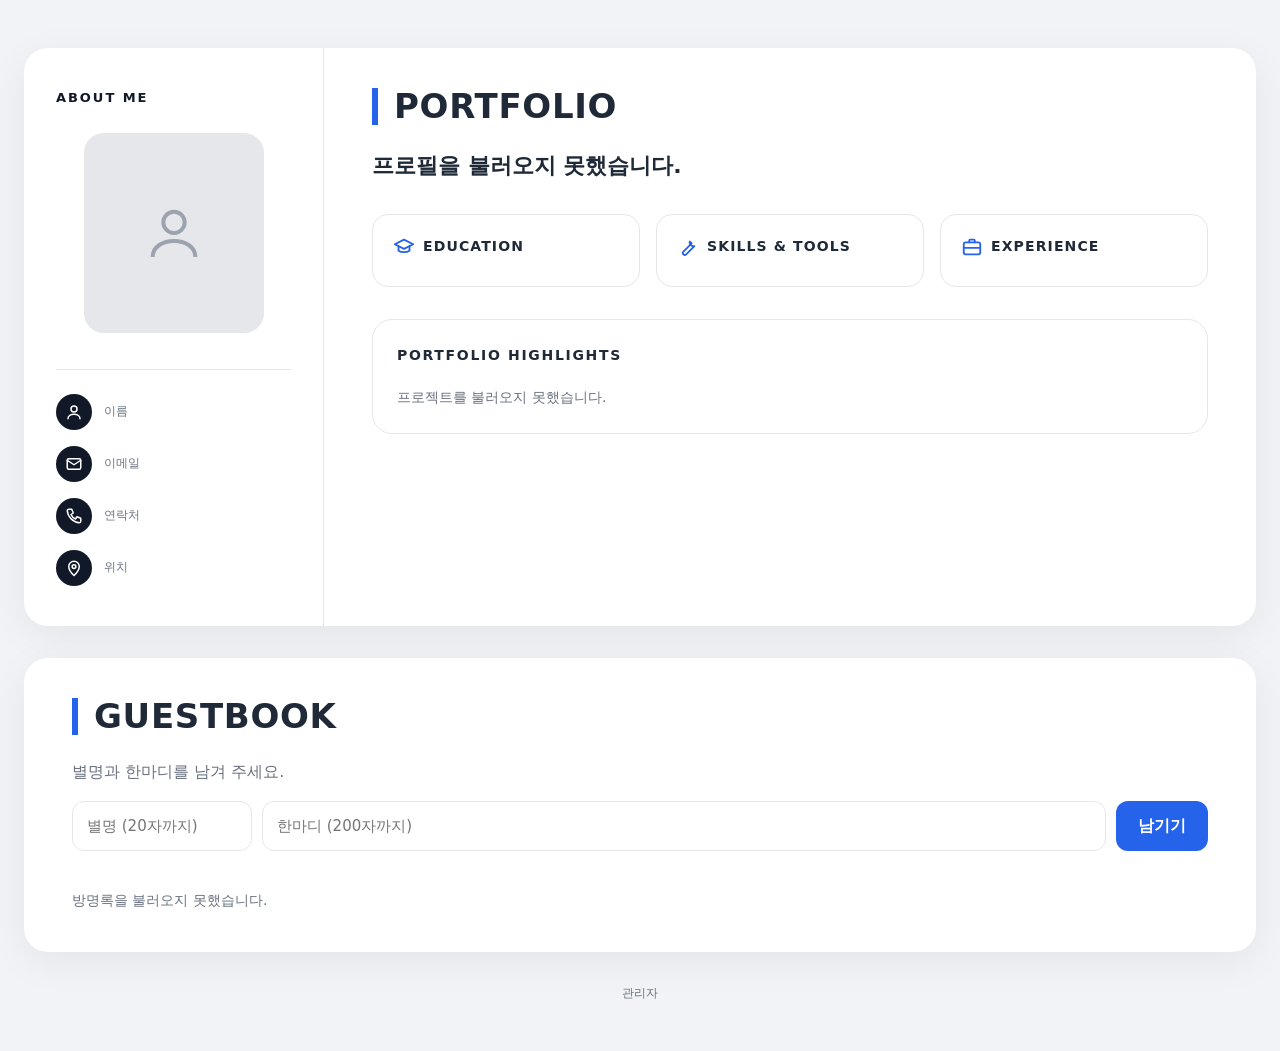
<file: index.html>
<!doctype html>
<html lang="ko">
<head>
  <meta charset="utf-8">
  <meta name="viewport" content="width=device-width, initial-scale=1">
  <title>포트폴리오</title>
  <link rel="stylesheet" href="style.css">
</head>
<body>
  <main class="page">

    <!-- 흰 큰 카드: 왼쪽 ABOUT ME, 오른쪽 PORTFOLIO -->
    <section class="sheet">

      <aside class="about">
        <p class="section-label">ABOUT ME</p>

        <div class="photo" id="photo"></div>

        <h1 class="name" id="name"></h1>
        <p class="job" id="job"></p>
        <p class="badge" id="badge"></p>

        <ul class="contact">
          <li>
            <span class="icon-circle" aria-hidden="true">
              <svg viewBox="0 0 24 24"><circle cx="12" cy="8" r="4"/><path d="M4 21c0-4 4-6 8-6s8 2 8 6"/></svg>
            </span>
            <div>
              <span class="contact-label">이름</span>
              <span class="contact-value" id="contact-name"></span>
            </div>
          </li>
          <li>
            <span class="icon-circle" aria-hidden="true">
              <svg viewBox="0 0 24 24"><rect x="3" y="5" width="18" height="14" rx="2"/><path d="M3 7l9 6 9-6"/></svg>
            </span>
            <div>
              <span class="contact-label">이메일</span>
              <a class="contact-value" id="contact-email"></a>
            </div>
          </li>
          <li>
            <span class="icon-circle" aria-hidden="true">
              <svg viewBox="0 0 24 24"><path d="M5 3h4l2 5-3 2a12 12 0 0 0 6 6l2-3 5 2v4a2 2 0 0 1-2 2A18 18 0 0 1 3 5a2 2 0 0 1 2-2z"/></svg>
            </span>
            <div>
              <span class="contact-label">연락처</span>
              <a class="contact-value" id="contact-phone"></a>
            </div>
          </li>
          <li>
            <span class="icon-circle" aria-hidden="true">
              <svg viewBox="0 0 24 24"><path d="M12 22s7-6.5 7-12a7 7 0 0 0-14 0c0 5.5 7 12 7 12z"/><circle cx="12" cy="10" r="2.5"/></svg>
            </span>
            <div>
              <span class="contact-label">위치</span>
              <span class="contact-value" id="contact-location"></span>
            </div>
          </li>
        </ul>
      </aside>

      <div class="content">
        <h2 class="big-title">PORTFOLIO</h2>

        <p class="headline" id="headline"></p>
        <p class="intro" id="intro"></p>

        <div class="info-grid">
          <div class="info">
            <div class="info-head">
              <svg aria-hidden="true" viewBox="0 0 24 24"><path d="M2 9l10-5 10 5-10 5z"/><path d="M6 11v5c3 2 9 2 12 0v-5"/></svg>
              <h3>EDUCATION</h3>
            </div>
            <p id="education"></p>
          </div>
          <div class="info">
            <div class="info-head">
              <svg aria-hidden="true" viewBox="0 0 24 24"><path d="M14 6a4 4 0 0 0 5 5l-9 9a2 2 0 0 1-3-3l9-9a4 4 0 0 0-2-2z"/></svg>
              <h3>SKILLS &amp; TOOLS</h3>
            </div>
            <p id="skills"></p>
          </div>
          <div class="info">
            <div class="info-head">
              <svg aria-hidden="true" viewBox="0 0 24 24"><rect x="3" y="7" width="18" height="13" rx="2"/><path d="M9 7V5a1 1 0 0 1 1-1h4a1 1 0 0 1 1 1v2"/><path d="M3 13h18"/></svg>
              <h3>EXPERIENCE</h3>
            </div>
            <p id="experience"></p>
          </div>
        </div>

        <section class="highlights">
          <h3 class="highlights-title">PORTFOLIO HIGHLIGHTS</h3>
          <div class="cards" id="cards">
            <p class="status">불러오는 중…</p>
          </div>
        </section>

        <blockquote class="quote" id="quote"></blockquote>
      </div>
    </section>

    <!-- 방명록 -->
    <section class="sheet guestbook">
      <h2 class="big-title">GUESTBOOK</h2>
      <p class="guestbook-desc">별명과 한마디를 남겨 주세요.</p>

      <div class="guestbook-form">
        <input id="gb-nickname" type="text" maxlength="20" placeholder="별명 (20자까지)" aria-label="별명">
        <input id="gb-message" type="text" maxlength="200" placeholder="한마디 (200자까지)" aria-label="한마디">
        <button type="button" id="gb-submit">남기기</button>
      </div>
      <p class="form-message" id="gb-status" role="status"></p>

      <ul class="guestbook-list" id="guestbook-list">
        <li class="status">불러오는 중…</li>
      </ul>
    </section>

    <footer class="site-foot">
      <a href="admin.html">관리자</a>
    </footer>

  </main>

  <script src="script.js"></script>
</body>
</html>
</file>
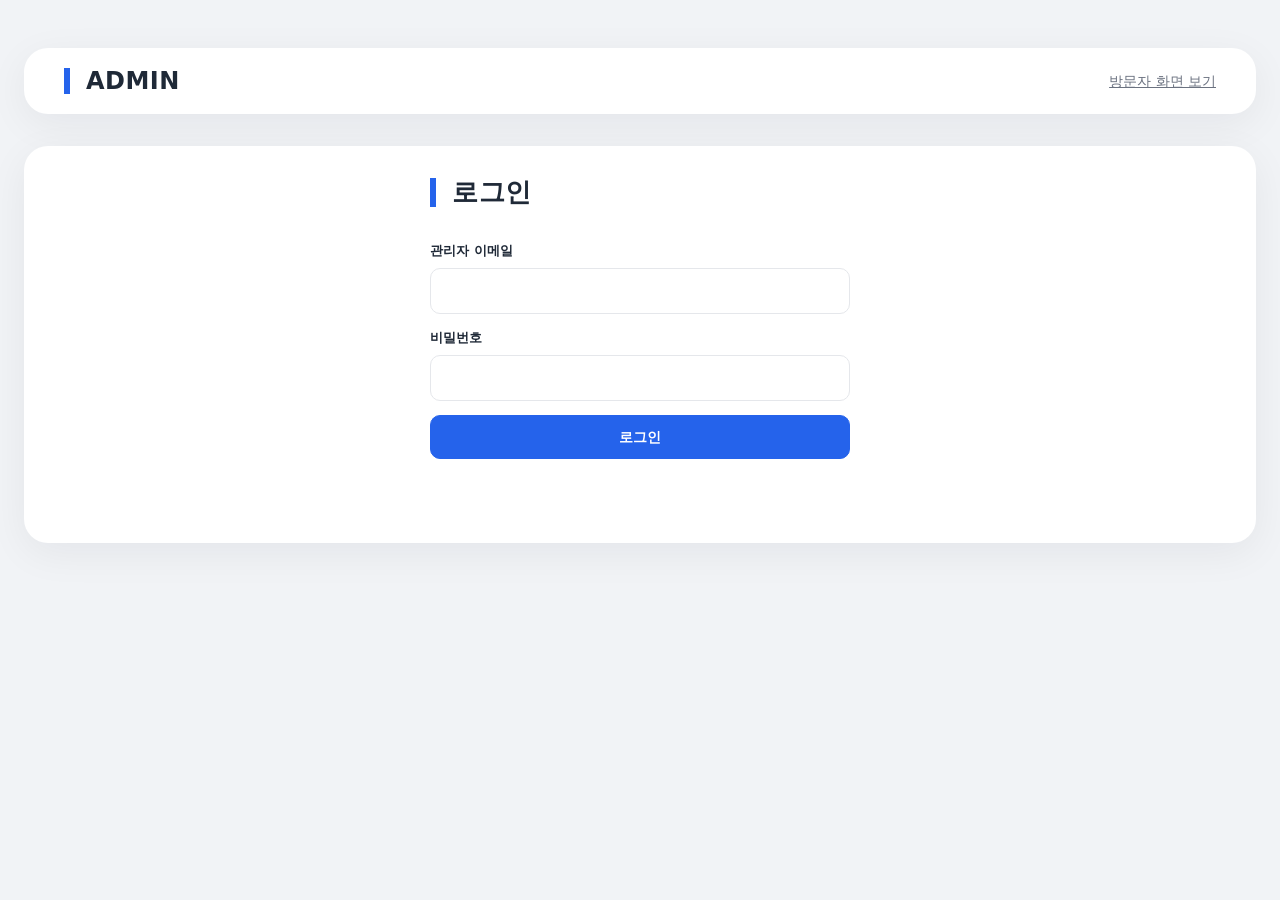
<file: admin.html>
<!doctype html>
<html lang="ko">
<head>
  <meta charset="utf-8">
  <meta name="viewport" content="width=device-width, initial-scale=1">
  <meta name="robots" content="noindex">
  <title>관리자 · 포트폴리오</title>
  <link rel="stylesheet" href="style.css">
  <style>
    /* 관리자 화면에만 쓰는 모양 (색·글꼴은 style.css 와 같다) */
    .panel {
      display: block;
      padding: 32px 40px;
    }

    .panel h2.big-title { font-size: 26px; margin-bottom: 20px; }

    .admin-top {
      display: flex;
      flex-wrap: wrap;
      align-items: center;
      justify-content: space-between;
      gap: 12px;
      padding: 20px 40px;
    }

    .admin-top .big-title { margin: 0; font-size: 24px; }

    .admin-top-right {
      display: flex;
      flex-wrap: wrap;
      align-items: center;
      gap: 10px;
      color: var(--muted);
      font-size: 14px;
    }

    .hidden { display: none !important; }

    .field {
      display: flex;
      flex-direction: column;
      gap: 6px;
    }

    .field label, .field .label {
      font-size: 13px;
      font-weight: 700;
    }

    .field input[type="text"],
    .field input[type="email"],
    .field input[type="password"],
    .field textarea {
      padding: 10px 12px;
      border: 1px solid var(--line);
      border-radius: 10px;
      font: inherit;
      font-size: 15px;
      width: 100%;
    }

    .field textarea { min-height: 84px; resize: vertical; }

    .field input:focus, .field textarea:focus {
      outline: 2px solid var(--blue);
      outline-offset: -1px;
    }

    .field .hint { font-size: 12px; color: var(--muted); }

    .form-grid {
      display: grid;
      grid-template-columns: repeat(2, 1fr);
      gap: 16px;
    }

    .form-grid .wide { grid-column: 1 / -1; }

    .login-box {
      max-width: 420px;
      margin: 0 auto;
      display: flex;
      flex-direction: column;
      gap: 14px;
    }

    .btn {
      padding: 10px 18px;
      border: 1px solid var(--line);
      border-radius: 10px;
      background: #ffffff;
      color: var(--text);
      font: inherit;
      font-size: 14px;
      font-weight: 700;
      cursor: pointer;
      white-space: nowrap;
    }

    .btn:hover { border-color: var(--blue); color: var(--blue); }
    .btn:disabled { opacity: 0.5; cursor: default; }

    .btn.primary {
      background: var(--blue);
      border-color: var(--blue);
      color: #ffffff;
    }

    .btn.primary:hover { color: #ffffff; filter: brightness(1.08); }

    .btn.danger:hover { border-color: #dc2626; color: #dc2626; }

    .btn.small { padding: 6px 12px; font-size: 13px; }

    .actions {
      display: flex;
      flex-wrap: wrap;
      gap: 10px;
      margin-top: 20px;
    }

    .photo-row {
      display: flex;
      align-items: center;
      gap: 16px;
    }

    .photo.small { width: 90px; height: 100px; border-radius: 14px; flex: none; }
    .photo.small svg { width: 36px; height: 36px; }

    .file-current {
      font-size: 13px;
      color: var(--muted);
      display: flex;
      flex-wrap: wrap;
      align-items: center;
      gap: 8px;
      overflow-wrap: anywhere;
    }

    .admin-list {
      list-style: none;
      margin: 0;
      padding: 0;
      display: flex;
      flex-direction: column;
      gap: 10px;
    }

    .admin-row {
      display: flex;
      align-items: center;
      gap: 14px;
      padding: 12px 14px;
      border: 1px solid var(--line);
      border-radius: 14px;
    }

    .admin-thumb {
      flex: none;
      width: 72px;
      height: 46px;
      border-radius: 8px;
      background: #e5e7eb;
      overflow: hidden;
    }

    .admin-thumb img { width: 100%; height: 100%; object-fit: cover; display: block; }

    .admin-row-main { flex: 1; min-width: 0; }

    .admin-row-main .card-title { font-size: 15px; overflow-wrap: anywhere; }

    .admin-row-sub {
      margin: 2px 0 0;
      color: var(--muted);
      font-size: 13px;
      overflow-wrap: anywhere;
    }

    .admin-row-buttons {
      display: flex;
      flex-wrap: wrap;
      gap: 6px;
      justify-content: flex-end;
    }

    .like-number { color: #e11d48; font-weight: 700; }

    .editor {
      margin-top: 20px;
      padding: 20px;
      border: 1px solid var(--line);
      border-radius: 16px;
      background: #fafbfc;
    }

    .editor h3 { margin: 0 0 16px; font-size: 17px; }

    .section-message { margin-top: 12px; }

    @media (max-width: 860px) {
      .panel, .admin-top { padding: 24px 20px; }
      .form-grid { grid-template-columns: 1fr; }
      .admin-row { flex-wrap: wrap; }
      .admin-row-buttons { width: 100%; justify-content: flex-start; }
    }
  </style>
</head>
<body>
  <main class="page">

    <!-- 맨 위 줄 -->
    <header class="sheet admin-top">
      <h1 class="big-title">ADMIN</h1>
      <div class="admin-top-right">
        <span id="who"></span>
        <a href="index.html">방문자 화면 보기</a>
        <button type="button" class="btn small hidden" id="logout-button">로그아웃</button>
      </div>
    </header>

    <!-- 로그인 -->
    <section class="sheet panel hidden" id="login-view">
      <div class="login-box">
        <h2 class="big-title">로그인</h2>
        <div class="field">
          <label for="login-email">관리자 이메일</label>
          <input type="email" id="login-email" autocomplete="username">
        </div>
        <div class="field">
          <label for="login-password">비밀번호</label>
          <input type="password" id="login-password" autocomplete="current-password">
        </div>
        <button type="button" class="btn primary" id="login-button">로그인</button>
        <p class="form-message" id="login-message" role="status"></p>
      </div>
    </section>

    <!-- 관리자가 아닐 때 -->
    <section class="sheet panel hidden" id="denied-view">
      <h2 class="big-title">관리자만 쓸 수 있어요</h2>
      <p class="guestbook-desc">이 계정은 관리자로 등록되어 있지 않습니다.</p>
    </section>

    <!-- 관리자 화면 -->
    <div class="hidden" id="admin-view" style="display: flex; flex-direction: column; gap: 32px;">

      <!-- 프로필 -->
      <section class="sheet panel">
        <h2 class="big-title">프로필</h2>

        <div class="field" style="margin-bottom: 20px;">
          <span class="label">프로필 사진</span>
          <div class="photo-row">
            <div class="photo small" id="profile-photo-preview"></div>
            <div class="field">
              <input type="file" id="profile-photo-file" accept="image/png,image/jpeg,image/webp,image/gif" aria-label="프로필 사진 파일">
              <span class="hint">이미지(PNG·JPG·WEBP·GIF), 10MB까지. 저장을 눌러야 올라갑니다.</span>
              <div>
                <button type="button" class="btn small danger" id="profile-photo-delete">사진 삭제</button>
              </div>
            </div>
          </div>
        </div>

        <div class="form-grid" id="profile-fields"></div>

        <div class="actions">
          <button type="button" class="btn primary" id="profile-save">프로필 저장</button>
        </div>
        <p class="form-message section-message" id="profile-message" role="status"></p>
      </section>

      <!-- 포트폴리오 카드 -->
      <section class="sheet panel">
        <h2 class="big-title">포트폴리오 카드</h2>
        <ul class="admin-list" id="project-list"></ul>

        <div class="actions">
          <button type="button" class="btn primary" id="project-new">새 카드 추가</button>
        </div>

        <div class="editor hidden" id="project-editor">
          <h3 id="project-editor-title">새 카드</h3>
          <div class="form-grid">
            <div class="field">
              <label for="pf-number">번호</label>
              <input type="text" id="pf-number" placeholder="예: 01">
            </div>
            <div class="field">
              <label for="pf-category">분류</label>
              <input type="text" id="pf-category" placeholder="예: 리크루팅 플랫폼">
            </div>
            <div class="field wide">
              <label for="pf-title">제목 (꼭 써야 해요)</label>
              <input type="text" id="pf-title">
            </div>
            <div class="field wide">
              <label for="pf-description">설명</label>
              <textarea id="pf-description"></textarea>
            </div>
            <div class="field wide">
              <label for="pf-tags">태그</label>
              <input type="text" id="pf-tags" placeholder="쉼표로 나눠 적기. 예: 총괄 PM, 기획">
            </div>
            <div class="field">
              <label for="pf-thumb-file">썸네일 이미지</label>
              <input type="file" id="pf-thumb-file" accept="image/png,image/jpeg,image/webp,image/gif">
              <span class="hint">이미지, 10MB까지</span>
              <div class="file-current" id="pf-thumb-current"></div>
            </div>
            <div class="field">
              <label for="pf-file-file">첨부 파일</label>
              <input type="file" id="pf-file-file" accept="image/png,image/jpeg,image/webp,image/gif,application/pdf">
              <span class="hint">이미지 또는 PDF, 10MB까지</span>
              <div class="file-current" id="pf-file-current"></div>
            </div>
          </div>
          <div class="actions">
            <button type="button" class="btn primary" id="project-save">카드 저장</button>
            <button type="button" class="btn" id="project-cancel">닫기</button>
          </div>
        </div>
        <p class="form-message section-message" id="project-message" role="status"></p>
      </section>

      <!-- 좋아요 -->
      <section class="sheet panel">
        <h2 class="big-title">좋아요</h2>
        <ul class="admin-list" id="like-list"></ul>
        <p class="form-message section-message" id="like-message" role="status"></p>
      </section>

      <!-- 방명록 -->
      <section class="sheet panel">
        <h2 class="big-title">방명록</h2>
        <ul class="admin-list" id="guestbook-admin-list"></ul>
        <p class="form-message section-message" id="guestbook-message" role="status"></p>
      </section>

    </div>
  </main>

  <script src="admin.js"></script>
</body>
</html>
</file>
<file: style.css>
/* ===== 기본 색과 글꼴 ===== */
:root {
  --bg: #f1f3f6;          /* 연회색 바탕 */
  --sheet: #ffffff;       /* 흰 카드 */
  --text: #1f2937;        /* 기본 글자 */
  --muted: #6b7280;       /* 회색 글자 */
  --line: #e5e7eb;        /* 연한 테두리 */
  --blue: #2563eb;        /* 파란 강조색 */
  --blue-soft: #eff4ff;
  --dark: #111827;        /* 검정 아이콘 */
  --radius: 24px;
}

* { box-sizing: border-box; }

body {
  margin: 0;
  background: var(--bg);
  color: var(--text);
  font-family: "Pretendard", "Apple SD Gothic Neo", "Malgun Gothic", "Noto Sans KR", system-ui, sans-serif;
  line-height: 1.6;
  word-break: keep-all;
}

a { color: inherit; }

.page {
  max-width: 1280px;
  margin: 0 auto;
  padding: 48px 24px;
  display: flex;
  flex-direction: column;
  gap: 32px;
}

/* ===== 흰 큰 카드 ===== */
.sheet {
  background: var(--sheet);
  border-radius: var(--radius);
  box-shadow: 0 10px 40px rgba(15, 23, 42, 0.06);
  display: grid;
  grid-template-columns: 300px 1fr;
  overflow: hidden;
}

/* ===== 왼쪽 ABOUT ME ===== */
.about {
  padding: 40px 32px;
  border-right: 1px solid var(--line);
  display: flex;
  flex-direction: column;
  align-items: center;
  text-align: center;
}

.section-label {
  align-self: flex-start;
  margin: 0 0 24px;
  font-size: 13px;
  font-weight: 800;
  letter-spacing: 0.15em;
  color: var(--dark);
}

.photo {
  width: 180px;
  height: 200px;
  border-radius: 20px;
  overflow: hidden;
  background: #e5e7eb;
  display: flex;
  align-items: center;
  justify-content: center;
}

.photo img {
  width: 100%;
  height: 100%;
  object-fit: cover;
  display: block;
}

.photo svg {
  width: 64px;
  height: 64px;
  fill: none;
  stroke: #9ca3af;
  stroke-width: 1.5;
}

.name {
  margin: 20px 0 4px;
  font-size: 26px;
  font-weight: 800;
}

.job {
  margin: 0 0 12px;
  color: var(--blue);
  font-weight: 700;
  font-size: 15px;
}

.badge {
  margin: 0 0 28px;
  padding: 4px 14px;
  border: 1.5px solid var(--blue);
  border-radius: 999px;
  color: var(--blue);
  font-size: 13px;
  font-weight: 700;
}

.badge:empty { display: none; }

.contact {
  list-style: none;
  margin: 0;
  padding: 24px 0 0;
  border-top: 1px solid var(--line);
  width: 100%;
  display: flex;
  flex-direction: column;
  gap: 16px;
  text-align: left;
}

.contact li {
  display: flex;
  align-items: center;
  gap: 12px;
}

.icon-circle {
  flex: none;
  width: 36px;
  height: 36px;
  border-radius: 50%;
  background: var(--dark);
  display: flex;
  align-items: center;
  justify-content: center;
}

.icon-circle svg {
  width: 18px;
  height: 18px;
  fill: none;
  stroke: #ffffff;
  stroke-width: 2;
  stroke-linecap: round;
  stroke-linejoin: round;
}

.contact-label {
  display: block;
  font-size: 12px;
  color: var(--muted);
}

.contact-value {
  display: block;
  font-size: 14px;
  font-weight: 600;
  text-decoration: none;
  overflow-wrap: anywhere;
}

a.contact-value:hover { color: var(--blue); }

/* ===== 오른쪽 PORTFOLIO ===== */
.content {
  padding: 40px 48px;
  min-width: 0;
}

.big-title {
  margin: 0 0 24px;
  padding-left: 16px;
  border-left: 6px solid var(--blue);
  font-size: 34px;
  font-weight: 900;
  letter-spacing: 0.02em;
  line-height: 1.1;
}

.headline {
  margin: 0 0 12px;
  font-size: 22px;
  font-weight: 800;
  line-height: 1.5;
}

.headline .underline {
  color: var(--blue);
  text-decoration: underline;
  text-decoration-color: var(--blue);
  text-decoration-thickness: 3px;
  text-underline-offset: 6px;
}

.intro {
  margin: 0 0 32px;
  color: var(--muted);
  font-size: 15px;
  white-space: pre-line;
}

/* 세 칸: EDUCATION · SKILLS & TOOLS · EXPERIENCE */
.info-grid {
  display: grid;
  grid-template-columns: repeat(3, 1fr);
  gap: 16px;
  margin-bottom: 32px;
}

.info {
  padding: 20px;
  border: 1px solid var(--line);
  border-radius: 16px;
}

.info-head {
  display: flex;
  align-items: center;
  gap: 8px;
  margin-bottom: 8px;
}

.info-head svg {
  width: 22px;
  height: 22px;
  fill: none;
  stroke: var(--blue);
  stroke-width: 2;
  stroke-linecap: round;
  stroke-linejoin: round;
}

.info-head h3 {
  margin: 0;
  font-size: 14px;
  font-weight: 800;
  letter-spacing: 0.08em;
}

.info p {
  margin: 0;
  color: var(--muted);
  font-size: 14px;
  white-space: pre-line;
}

/* PORTFOLIO HIGHLIGHTS 상자 */
.highlights {
  padding: 24px;
  border: 1px solid var(--line);
  border-radius: 20px;
  margin-bottom: 32px;
}

.highlights-title {
  margin: 0 0 20px;
  font-size: 14px;
  font-weight: 800;
  letter-spacing: 0.12em;
}

.cards {
  display: grid;
  grid-template-columns: repeat(4, 1fr);
  gap: 16px;
}

.card {
  display: flex;
  flex-direction: column;
  border: 1px solid var(--line);
  border-radius: 14px;
  overflow: hidden;
  background: #ffffff;
  transition: box-shadow 0.2s, transform 0.2s;
}

.card:hover {
  box-shadow: 0 8px 24px rgba(15, 23, 42, 0.08);
  transform: translateY(-2px);
}

.card-link {
  flex: 1;
  display: flex;
  flex-direction: column;
  text-decoration: none;
  color: inherit;
}

a.card-link:focus-visible {
  outline: 2px solid var(--blue);
  outline-offset: -2px;
}

/* 브라우저 창 모양 썸네일 */
.browser {
  background: #f3f4f6;
  border-bottom: 1px solid var(--line);
}

.browser-bar {
  display: flex;
  gap: 5px;
  padding: 8px 10px;
  background: #e5e7eb;
}

.browser-bar span {
  width: 8px;
  height: 8px;
  border-radius: 50%;
  background: #9ca3af;
}

.browser-view {
  aspect-ratio: 16 / 10;
  background: #e5e7eb;
}

.browser-view img {
  width: 100%;
  height: 100%;
  object-fit: cover;
  display: block;
}

.card-body {
  padding: 14px 16px 8px;
  display: flex;
  flex-direction: column;
  gap: 6px;
}

.card-meta {
  margin: 0;
  color: var(--blue);
  font-size: 12px;
  font-weight: 700;
}

.card-title {
  margin: 0;
  font-size: 16px;
  font-weight: 800;
  line-height: 1.4;
}

.card-desc {
  margin: 0;
  color: var(--muted);
  font-size: 13px;
  display: -webkit-box;
  -webkit-line-clamp: 2;
  -webkit-box-orient: vertical;
  overflow: hidden;
}

.tags {
  display: flex;
  flex-wrap: wrap;
  gap: 6px;
  margin-top: 4px;
}

.tag {
  padding: 2px 10px;
  border-radius: 999px;
  background: #f3f4f6;
  color: var(--muted);
  font-size: 12px;
}

.card-foot {
  padding: 4px 16px 14px;
}

/* 좋아요 버튼 */
.like {
  display: inline-flex;
  align-items: center;
  gap: 6px;
  padding: 4px 10px;
  border: 1px solid var(--line);
  border-radius: 999px;
  background: #ffffff;
  color: var(--muted);
  font: inherit;
  font-size: 13px;
  cursor: pointer;
}

.like svg {
  width: 16px;
  height: 16px;
  fill: none;
  stroke: currentColor;
  stroke-width: 2;
}

.like:hover { border-color: #f43f5e; color: #f43f5e; }

.like.liked {
  border-color: #fecdd3;
  background: #fff1f2;
  color: #e11d48;
}

.like.liked svg { fill: currentColor; }

/* 맨 아래 인용 */
.quote {
  margin: 0;
  padding: 8px 0 0;
  color: var(--muted);
  font-style: italic;
  font-size: 16px;
  text-align: center;
}

.quote:empty { display: none; }

.status {
  grid-column: 1 / -1;
  margin: 0;
  color: var(--muted);
  font-size: 14px;
}

/* ===== 방명록 ===== */
.guestbook {
  display: block;
  padding: 40px 48px;
}

.guestbook-desc {
  margin: 0 0 16px;
  color: var(--muted);
}

.guestbook-form {
  display: grid;
  grid-template-columns: 180px 1fr auto;
  gap: 10px;
}

.guestbook-form input {
  padding: 12px 14px;
  border: 1px solid var(--line);
  border-radius: 12px;
  font: inherit;
  font-size: 15px;
  min-width: 0;
}

.guestbook-form input:focus {
  outline: 2px solid var(--blue);
  outline-offset: -1px;
}

.guestbook-form button {
  padding: 12px 22px;
  border: 0;
  border-radius: 12px;
  background: var(--blue);
  color: #ffffff;
  font: inherit;
  font-weight: 700;
  cursor: pointer;
}

.guestbook-form button:disabled { opacity: 0.6; cursor: default; }

.form-message {
  min-height: 1.6em;
  margin: 8px 0 8px;
  font-size: 14px;
  color: var(--muted);
}

.form-message.error { color: #dc2626; }

.guestbook-list {
  list-style: none;
  margin: 0;
  padding: 0;
  display: flex;
  flex-direction: column;
  gap: 10px;
}

.guestbook-item {
  padding: 14px 18px;
  border: 1px solid var(--line);
  border-radius: 14px;
}

.guestbook-item-head {
  display: flex;
  justify-content: space-between;
  gap: 12px;
  margin-bottom: 4px;
}

.guestbook-nick {
  font-weight: 800;
  overflow-wrap: anywhere;
}

.guestbook-date {
  flex: none;
  color: var(--muted);
  font-size: 13px;
}

.guestbook-text {
  margin: 0;
  color: var(--text);
  overflow-wrap: anywhere;
  white-space: pre-line;
}

/* 맨 아래 작은 관리자 링크 */
.site-foot {
  text-align: center;
  font-size: 12px;
}

.site-foot a {
  color: var(--muted);
  text-decoration: none;
}

.site-foot a:hover { color: var(--blue); text-decoration: underline; }

/* ===== 화면 폭에 따라 ===== */
@media (max-width: 1100px) {
  .cards { grid-template-columns: repeat(2, 1fr); }
}

@media (max-width: 860px) {
  .page { padding: 24px 16px; gap: 20px; }
  .sheet { grid-template-columns: 1fr; }
  .about { border-right: 0; border-bottom: 1px solid var(--line); padding: 32px 20px; }
  .content, .guestbook { padding: 32px 20px; }
  .info-grid { grid-template-columns: 1fr; }
  .big-title { font-size: 28px; }
  .headline { font-size: 19px; }
  .guestbook-form { grid-template-columns: 1fr; }
}

@media (max-width: 600px) {
  .cards { grid-template-columns: 1fr; }
  .highlights { padding: 16px; }
}
</file>
